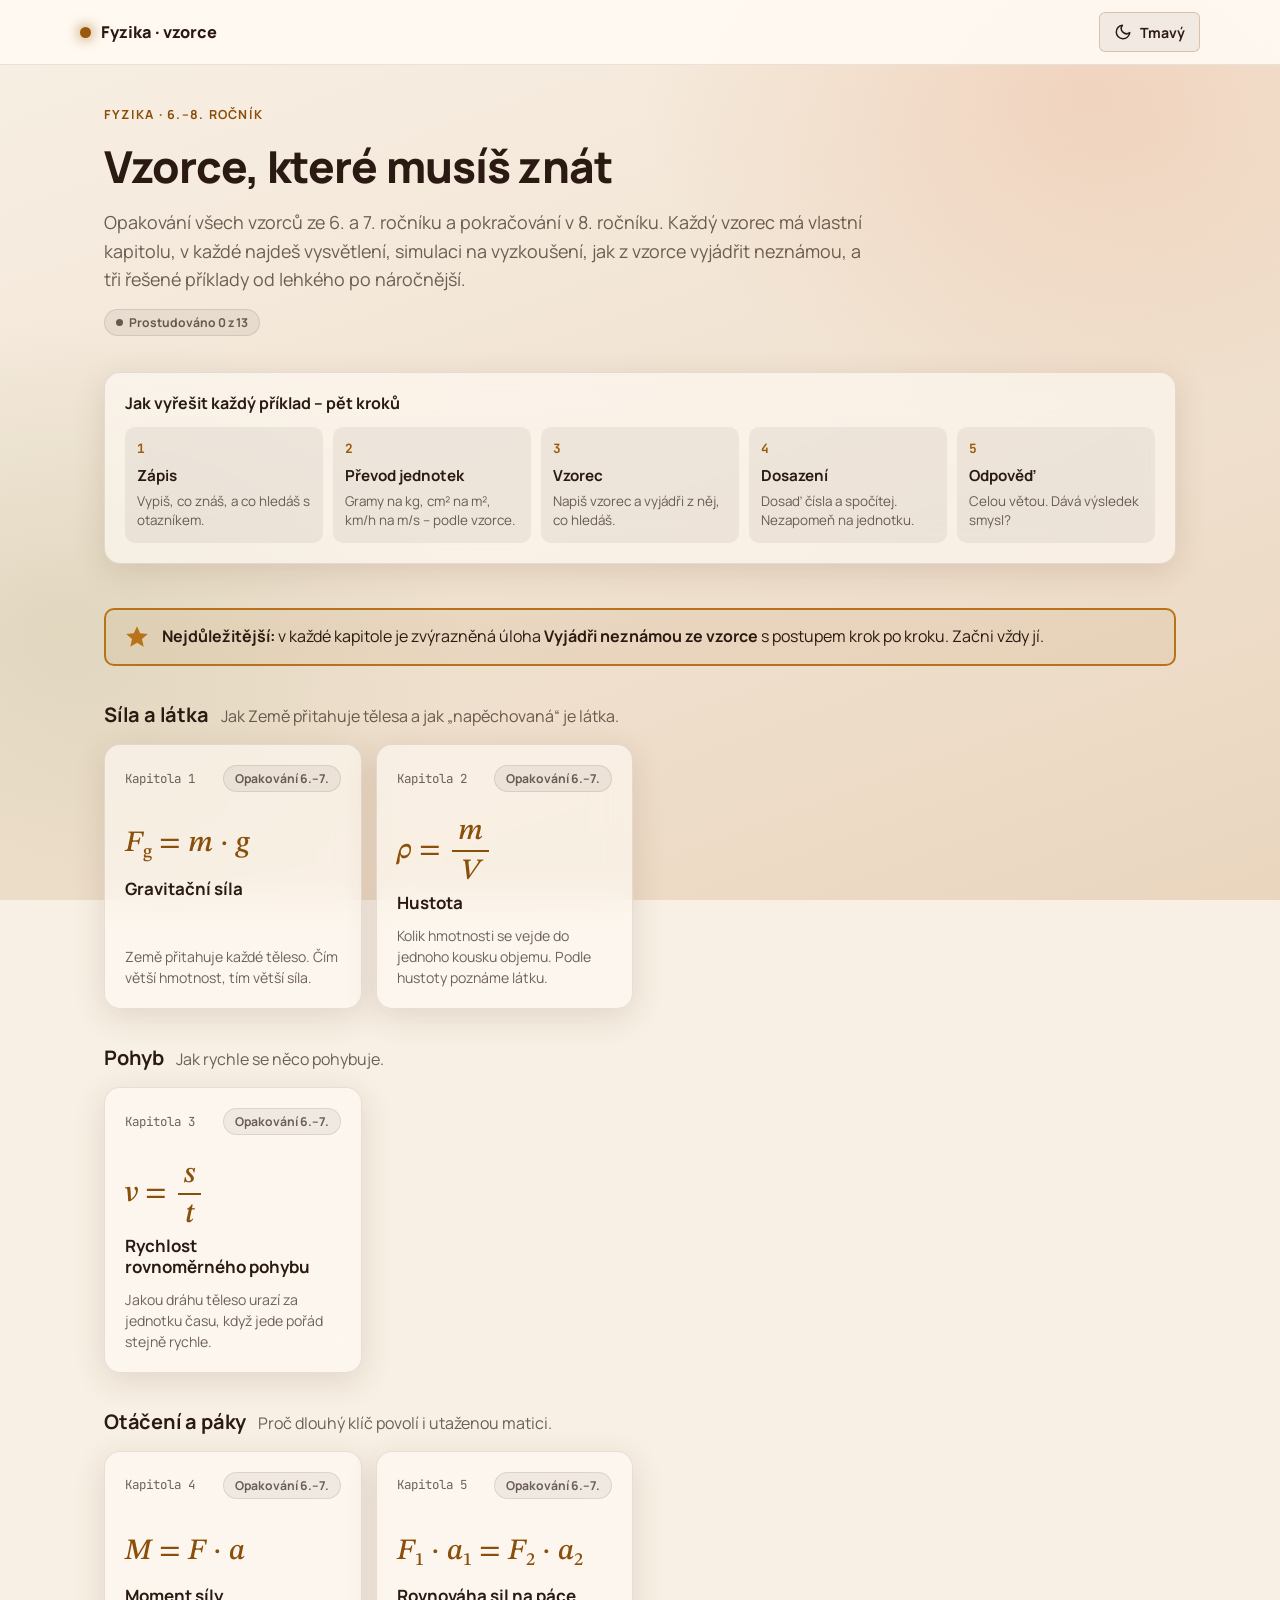
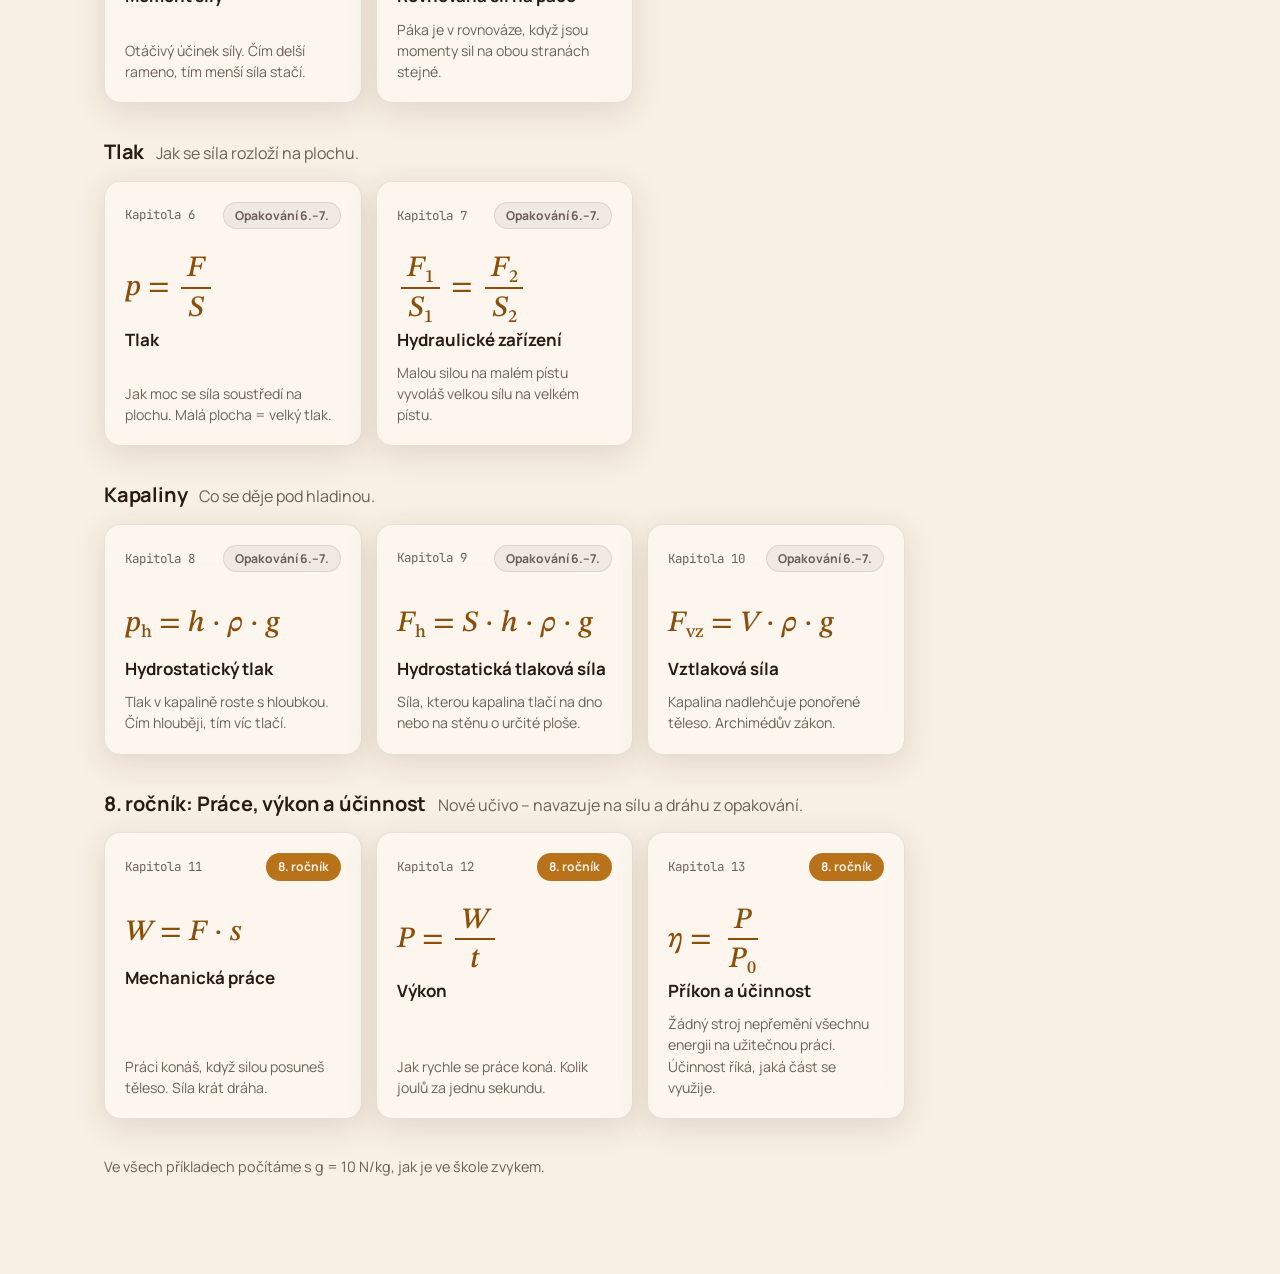
<file: index.html>
<!doctype html>
<html lang="cs">
<head>
<meta charset="utf-8">
<meta name="viewport" content="width=device-width, initial-scale=1, viewport-fit=cover">
<meta name="description" content="Opakování fyzikálních vzorců ze 6. a 7. ročníku a pokračování v 8. ročníku – teorie, simulace, vyjádření neznámé a řešené příklady.">
<meta name="theme-color" content="#1b120e">
<title>Fyzikální vzorce 6.–8. ročník</title>
<link rel="preconnect" href="https://fonts.googleapis.com">
<link rel="preconnect" href="https://fonts.gstatic.com" crossorigin>
<link href="https://fonts.googleapis.com/css2?family=Manrope:wght@400;500;600;700;800&family=JetBrains+Mono:wght@400;600&family=STIX+Two+Text:ital,wght@0,500;1,500;1,600&display=swap" rel="stylesheet">
<link rel="stylesheet" href="css/style.css">
</head>
<body>
<header class="topbar">
  <a class="brand" href="#"><span class="dot"></span><span>Fyzika · vzorce</span></a>
  <a class="iconbtn" id="homeBtn" href="#" hidden><svg viewBox="0 0 24 24"><path d="M15 18l-6-6 6-6"/></svg><span class="lbl-txt">Přehled</span></a>
  <button class="iconbtn" id="themeBtn" title="Přepnout světlý / tmavý režim" type="button" aria-label="Přepnout světlý / tmavý režim">
    <svg id="themeIcon" viewBox="0 0 24 24"></svg><span id="themeLbl" class="lbl-txt">Režim</span>
  </button>
</header>
<main class="page" id="app"></main>

<!-- Pořadí je důležité: základ → kapitoly (v pořadí, jak se zobrazí) → aplikace -->
<script src="js/zaklad.js"></script>
<script src="js/kapitoly/01-gravitacni-sila.js"></script>
<script src="js/kapitoly/02-hustota.js"></script>
<script src="js/kapitoly/03-rychlost.js"></script>
<script src="js/kapitoly/04-moment-sily.js"></script>
<script src="js/kapitoly/05-paka.js"></script>
<script src="js/kapitoly/06-tlak.js"></script>
<script src="js/kapitoly/07-hydraulika.js"></script>
<script src="js/kapitoly/08-hydrostaticky-tlak.js"></script>
<script src="js/kapitoly/09-hydrostaticka-tlakova-sila.js"></script>
<script src="js/kapitoly/10-vztlakova-sila.js"></script>
<script src="js/kapitoly/11-mechanicka-prace.js"></script>
<script src="js/kapitoly/12-vykon.js"></script>
<script src="js/kapitoly/13-prikon-a-ucinnost.js"></script>
<script src="js/app.js"></script>
</body>
</html>
</file>
<file: css/style.css>
/* Layout: horní lišta + dashboard karet podle skupin; kapitola = jeden sloupec se sekcemi Teorie → Simulace → Neznámá → Příklady.
   Tokeny vychází z Kozak Design System (tmavý = výchozí), světlý režim odvozen ze stejné podzimní palety. */
:root{
  --bg-top:#1b120e; --bg-bottom:#3a2216;
  --orb-1:rgba(193,84,46,.28); --orb-2:rgba(124,140,74,.20);
  --panel:rgba(20,13,9,.45); --panel-strong:rgba(20,13,9,.72);
  --line:rgba(232,169,74,.25); --line-soft:rgba(245,236,224,.09);
  --text:#f5ece0; --muted:rgba(245,236,224,.64);
  --amber:#e8a94a; --amber-2:#f4c873; --rust:#e2703a; --moss:#9db35c; --info:#8fc3c3; --danger:#e0705c;
  --btn:#7a3f1e; --btn-h:#9a4f26; --btn-text:#f5ece0; --chip:rgba(255,255,255,.07); --chip-h:rgba(255,255,255,.13);
  --code-bg:#0d0906; --shadow:rgba(13,9,6,.45);
  --sim-bg:rgba(13,9,6,.55); --sim-grid:rgba(245,236,224,.08);
  --water:rgba(91,138,138,.55); --water-line:#8fc3c3; --ground:#5a3a26; --snow:#e9e4dc;
  --key-bg:rgba(232,169,74,.10); --key-bd:#e8a94a;
  --succ-bg:rgba(138,154,74,.15); --succ-bd:rgba(138,154,74,.4);
  --warn-bg:rgba(217,98,43,.15); --warn-bd:rgba(217,98,43,.4);
  --info-bg:rgba(91,138,138,.15); --info-bd:rgba(91,138,138,.4);
  /* barvy materiálů v simulacích – stejné v obou režimech */
  --m-wood:#b07a45; --m-ice:#cfe7ee; --m-alu:#c8ccd0; --m-iron:#6f6a66; --m-gold:#e5b632; --m-oil:rgba(214,170,60,.6); --m-hg:rgba(190,195,200,.85); --m-alc:rgba(170,200,220,.45); --m-sea:rgba(60,120,140,.6);
  --font-ui:'Manrope',system-ui,-apple-system,'Segoe UI',sans-serif;
  --font-math:'STIX Two Text','Cambria Math',Cambria,'Times New Roman',serif;
  --font-mono:'JetBrains Mono',ui-monospace,Consolas,monospace;
  --r-sm:6px; --r-md:10px; --r-lg:16px; --r-full:9999px;
  color-scheme:dark;
}
@media (prefers-color-scheme: light){ :root:not([data-theme="dark"]){
  --bg-top:#f8f0e5; --bg-bottom:#ead6bf;
  --orb-1:rgba(226,112,58,.16); --orb-2:rgba(124,140,74,.14);
  --panel:rgba(255,250,244,.62); --panel-strong:rgba(255,250,244,.92);
  --line:rgba(168,102,26,.30); --line-soft:rgba(42,26,18,.10);
  --text:#2a1a12; --muted:rgba(42,26,18,.68);
  --amber:#9a5a0c; --amber-2:#8a4f0a; --rust:#b0441b; --moss:#4f6125; --info:#2b6565; --danger:#a52a16;
  --btn:#7a3f1e; --btn-h:#9a4f26; --btn-text:#fbf3e9; --chip:rgba(42,26,18,.06); --chip-h:rgba(42,26,18,.12);
  --code-bg:#fffaf3; --shadow:rgba(90,50,20,.14);
  --sim-bg:rgba(255,252,247,.8); --sim-grid:rgba(42,26,18,.08);
  --water:rgba(91,138,138,.35); --water-line:#2b6565; --ground:#c9a27c; --snow:#ffffff;
  --key-bg:rgba(154,90,12,.07); --key-bd:#b8721a;
  --succ-bg:rgba(124,140,74,.14); --succ-bd:rgba(79,97,37,.4);
  --warn-bg:rgba(217,98,43,.12); --warn-bd:rgba(176,68,27,.4);
  --info-bg:rgba(91,138,138,.13); --info-bd:rgba(43,101,101,.4);
  color-scheme:light;
}}
:root[data-theme="light"]{
  --bg-top:#f8f0e5; --bg-bottom:#ead6bf;
  --orb-1:rgba(226,112,58,.16); --orb-2:rgba(124,140,74,.14);
  --panel:rgba(255,250,244,.62); --panel-strong:rgba(255,250,244,.92);
  --line:rgba(168,102,26,.30); --line-soft:rgba(42,26,18,.10);
  --text:#2a1a12; --muted:rgba(42,26,18,.68);
  --amber:#9a5a0c; --amber-2:#8a4f0a; --rust:#b0441b; --moss:#4f6125; --info:#2b6565; --danger:#a52a16;
  --btn:#7a3f1e; --btn-h:#9a4f26; --btn-text:#fbf3e9; --chip:rgba(42,26,18,.06); --chip-h:rgba(42,26,18,.12);
  --code-bg:#fffaf3; --shadow:rgba(90,50,20,.14);
  --sim-bg:rgba(255,252,247,.8); --sim-grid:rgba(42,26,18,.08);
  --water:rgba(91,138,138,.35); --water-line:#2b6565; --ground:#c9a27c; --snow:#ffffff;
  --key-bg:rgba(154,90,12,.07); --key-bd:#b8721a;
  --succ-bg:rgba(124,140,74,.14); --succ-bd:rgba(79,97,37,.4);
  --warn-bg:rgba(217,98,43,.12); --warn-bd:rgba(176,68,27,.4);
  --info-bg:rgba(91,138,138,.13); --info-bd:rgba(43,101,101,.4);
  color-scheme:light;
}

*{box-sizing:border-box}
[hidden]{display:none!important}
html{scroll-behavior:smooth;scroll-padding-top:84px}
body{
  margin:0;min-height:100vh;font-family:var(--font-ui);color:var(--text);font-size:1rem;line-height:1.6;
  background:
    radial-gradient(40rem 30rem at 85% 10%, var(--orb-1), transparent 70%),
    radial-gradient(36rem 28rem at 5% 70%, var(--orb-2), transparent 70%),
    linear-gradient(160deg,var(--bg-top) 0%,var(--bg-bottom) 100%);
  background-color:var(--bg-top);
  background-attachment:fixed;
}
::selection{background:var(--amber);color:var(--bg-top)}
h1,h2,h3,h4{margin:0;text-wrap:balance;line-height:1.25}
h1{font-size:clamp(2rem,5vw,2.75rem);font-weight:800;letter-spacing:-.02em}
h2{font-size:clamp(1.5rem,3.6vw,2.1rem);font-weight:700;letter-spacing:-.01em}
h3{font-size:1.25rem;font-weight:700}
p{margin:0}
.eyebrow{font-size:.78rem;font-weight:700;letter-spacing:.1em;text-transform:uppercase;color:var(--amber-2)}
.muted{color:var(--muted)}
a{color:var(--amber)}
button{font-family:inherit}
:focus-visible{outline:2px solid var(--amber);outline-offset:2px;border-radius:4px}

/* matematika */
.f{font-family:var(--font-math);font-weight:500;white-space:nowrap}
.f i{font-style:italic}
.f sub{font-size:.62em;font-style:normal;vertical-align:-.35em;line-height:0}
.f sup{font-size:.62em;line-height:0}
.frac{display:inline-flex;flex-direction:column;align-items:center;vertical-align:middle;margin:0 .15em;line-height:1.15}
.frac>span{padding:0 .2em}
.frac>span:first-child{border-bottom:.07em solid currentColor;padding-bottom:.06em}
.frac>span:last-child{padding-top:.06em}
.u{font-style:normal}

/* top bar */
.topbar{position:sticky;top:env(safe-area-inset-top,0px);z-index:20;display:flex;align-items:center;gap:12px;
  padding:12px max(16px,calc((100vw - 1120px)/2));background:var(--panel-strong);backdrop-filter:blur(18px);-webkit-backdrop-filter:blur(18px);
  border-bottom:1px solid var(--line-soft)}
.brand{display:flex;align-items:center;gap:10px;font-weight:800;font-size:1.02rem;color:var(--text);text-decoration:none;margin-right:auto;min-width:0}
.brand .dot{width:11px;height:11px;border-radius:50%;background:var(--amber);box-shadow:0 0 14px var(--amber);flex-shrink:0}
.brand span:last-child{white-space:nowrap;overflow:hidden;text-overflow:ellipsis}
.iconbtn{display:inline-flex;align-items:center;gap:8px;height:40px;padding:0 14px;border-radius:var(--r-sm);border:1px solid var(--line);
  background:var(--chip);color:var(--text);font-weight:700;font-size:.88rem;cursor:pointer;transition:background .2s;text-decoration:none}
.iconbtn:hover{background:var(--chip-h)}
.iconbtn svg{width:18px;height:18px;fill:none;stroke:currentColor;stroke-width:2;stroke-linecap:round;stroke-linejoin:round}

.page{max-width:1120px;margin:0 auto;padding-block:40px 96px;padding-inline:16px}
@media (min-width:700px){.page{padding-inline:24px}}

.glass{background:var(--panel);backdrop-filter:blur(18px);-webkit-backdrop-filter:blur(18px);border:1px solid var(--line-soft);
  border-radius:var(--r-lg);box-shadow:0 8px 32px var(--shadow)}

/* dashboard */
.hero{display:grid;gap:14px;max-width:760px;margin-bottom:36px}
.hero .lead{font-size:1.12rem;color:var(--muted)}
.steps{display:grid;grid-template-columns:repeat(5,1fr);gap:10px;padding:20px;margin-bottom:44px}
.steps h3{grid-column:1/-1;font-size:1rem;margin-bottom:4px}
.step{display:grid;gap:4px;padding:12px;border-radius:var(--r-md);background:var(--chip);min-width:0}
.step b{font-family:var(--font-mono);color:var(--amber);font-size:.8rem}
.step strong{font-size:.95rem}
.step span{font-size:.84rem;color:var(--muted);line-height:1.45}
@media (max-width:860px){.steps{grid-template-columns:1fr 1fr}}
@media (max-width:480px){.steps{grid-template-columns:1fr}}

.group{margin-bottom:36px}
.group-head{display:flex;align-items:baseline;gap:12px;flex-wrap:wrap;margin-bottom:14px}
.group-head h2{font-size:1.25rem}
.cards{display:grid;grid-template-columns:repeat(auto-fill,minmax(250px,1fr));gap:14px}
.card{display:grid;grid-template-rows:auto 1fr auto;gap:12px;padding:20px;text-decoration:none;color:var(--text);
  transition:transform .2s,border-color .2s,background .2s;min-width:0}
.card:hover{transform:translateY(-3px);border-color:var(--line)}
.card .top{display:flex;justify-content:space-between;align-items:center;gap:8px}
.card .num{font-family:var(--font-mono);font-size:.78rem;color:var(--muted)}
.card .formula{font-size:1.85rem;color:var(--amber-2);padding:10px 0 4px;min-height:74px;display:flex;align-items:center}
.card h3{font-size:1.06rem}
.card p{font-size:.88rem;color:var(--muted);line-height:1.5}

.badge{display:inline-flex;align-items:center;gap:6px;font-size:.76rem;font-weight:700;padding:3px 11px;border-radius:var(--r-full);border:1px solid transparent;white-space:nowrap}
.badge .d{width:7px;height:7px;border-radius:50%;background:currentColor}
.b-succ{background:var(--succ-bg);border-color:var(--succ-bd);color:var(--moss)}
.b-warn{background:var(--warn-bg);border-color:var(--warn-bd);color:var(--rust)}
.b-info{background:var(--info-bg);border-color:var(--info-bd);color:var(--info)}
.b-muted{background:var(--chip);border-color:var(--line-soft);color:var(--muted)}

/* kapitola */
.ch-head{display:grid;grid-template-columns:minmax(0,1fr) auto;gap:20px 28px;align-items:center;padding:28px;margin-bottom:16px}
.ch-head .big{font-size:clamp(2.2rem,6vw,3.4rem);color:var(--amber-2);padding:8px 20px;border-radius:var(--r-md);background:var(--code-bg);border:1px solid var(--line)}
.ch-head .meta{display:grid;gap:10px;min-width:0}
@media (max-width:700px){.ch-head{grid-template-columns:1fr;padding:20px}.ch-head .big{justify-self:start;max-width:100%;overflow-x:auto}}
.subnav{position:sticky;top:calc(env(safe-area-inset-top,0px) + 64px);z-index:10;display:flex;gap:6px;flex-wrap:nowrap;overflow-x:auto;padding:8px;margin-bottom:28px}
.subnav a{white-space:nowrap;flex-shrink:0;padding:7px 14px;border-radius:var(--r-sm);color:var(--muted);text-decoration:none;font-weight:700;font-size:.88rem}
.subnav a:hover{color:var(--text);background:var(--chip)}
.sec{padding:28px;margin-bottom:22px;display:grid;gap:18px}
@media (max-width:600px){.sec{padding:18px}}
.sec-title{display:flex;align-items:baseline;gap:12px;flex-wrap:wrap}
.prose{display:grid;gap:12px;max-width:68ch;font-size:1.05rem}
.prose strong{color:var(--amber-2)}
.two{display:grid;grid-template-columns:minmax(0,1.1fr) minmax(0,1fr);gap:18px}
@media (max-width:820px){.two{grid-template-columns:1fr}}
.box{padding:16px 18px;border-radius:var(--r-md);background:var(--chip);border:1px solid var(--line-soft);display:grid;gap:8px;min-width:0}
.box h4{font-size:.8rem;letter-spacing:.09em;text-transform:uppercase;color:var(--amber-2)}
.box ul{margin:0;padding-left:1.15em;display:grid;gap:6px}
.tbl-wrap{overflow-x:auto}
table.sym{border-collapse:collapse;width:100%;font-size:.95rem}
.sym th{text-align:left;font-size:.75rem;letter-spacing:.08em;text-transform:uppercase;color:var(--muted);font-weight:700;padding:6px 10px;border-bottom:1px solid var(--line-soft)}
.sym td{padding:8px 10px;border-bottom:1px solid var(--line-soft)}
.sym td:first-child{font-size:1.2rem;color:var(--amber-2);width:64px}
.sym td:last-child{font-family:var(--font-mono);font-size:.86rem;white-space:nowrap}
.callout{display:flex;gap:12px;padding:14px 16px;border-radius:var(--r-md);background:var(--info-bg);border:1px solid var(--info-bd);font-size:.97rem}
.callout svg{width:20px;height:20px;flex-shrink:0;margin-top:3px;fill:none;stroke:var(--info);stroke-width:2}

/* simulace */
.sim{display:grid;grid-template-columns:minmax(0,1fr) 300px;grid-template-areas:"stage ctrls" "readout ctrls";gap:14px 18px;align-items:start}
.sim>.stage{grid-area:stage;min-width:0}.sim>.ctrls{grid-area:ctrls}.sim>.readout{grid-area:readout;min-width:0}
@media (max-width:900px){.sim{grid-template-columns:1fr;grid-template-areas:"stage" "ctrls" "readout"}}
.stage{background:var(--sim-bg);border:1px solid var(--line);border-radius:var(--r-md);overflow:hidden}
.stage svg{display:block;width:100%;height:auto}
.stage svg text{font-family:var(--font-ui);fill:var(--text);font-size:14px}
.stage svg .t-m{fill:var(--muted);font-size:12px}
.stage svg .t-f{font-family:var(--font-math);font-style:italic;font-size:18px}
.stage svg .t-a{fill:var(--amber-2);font-weight:700}
.stage svg .t-r{fill:var(--rust);font-weight:700}
.stage svg .t-i{fill:var(--info);font-weight:700}
.ctrls{display:grid;gap:16px;padding:18px}
.ctl{display:grid;gap:6px}
.ctl label,.ctl .lbl{display:flex;justify-content:space-between;gap:10px;font-weight:700;font-size:.9rem}
.ctl output{font-family:var(--font-mono);color:var(--amber-2);font-size:.86rem;white-space:nowrap}
input[type=range]{width:100%;accent-color:var(--amber);height:24px;cursor:pointer}
.seg{display:flex;flex-wrap:wrap;gap:6px}
.seg button{padding:6px 11px;border-radius:var(--r-sm);border:1px solid var(--line-soft);background:var(--chip);color:var(--text);font-weight:600;font-size:.84rem;cursor:pointer}
.seg button[aria-pressed="true"]{background:var(--btn);color:var(--btn-text);border-color:transparent}
.btn{display:inline-flex;align-items:center;justify-content:center;gap:8px;padding:10px 18px;border-radius:var(--r-sm);border:none;cursor:pointer;
  font-weight:700;font-size:.9rem;background:var(--btn);color:var(--btn-text);transition:background .2s,transform .1s}
.btn:hover{background:var(--btn-h)}
.btn:active{transform:scale(.97)}
.btn.sec-b{background:var(--chip);color:var(--text);border:1px solid var(--line)}
.btn.sec-b:hover{background:var(--chip-h)}
.readout{padding:16px 18px;border-radius:var(--r-md);background:var(--code-bg);border:1px solid var(--line);display:grid;gap:8px;font-size:1.05rem;overflow-x:auto}
.readout .f{font-size:1.2rem}
.readout .note{font-size:.9rem;color:var(--muted);font-family:var(--font-ui)}

/* vyjádření neznámé */
.rearr{display:grid;gap:14px}
.chips{display:flex;flex-wrap:wrap;gap:8px;align-items:center}
.chips button{min-width:52px;padding:8px 14px;border-radius:var(--r-sm);border:1px solid var(--line);background:var(--chip);color:var(--text);cursor:pointer;font-size:1.25rem}
.chips button[aria-pressed="true"]{background:var(--btn);color:var(--btn-text);border-color:transparent}
.rearr-out{padding:18px 20px;border-radius:var(--r-md);background:var(--code-bg);border:1px solid var(--line);display:grid;gap:8px}
.rearr-out .f{font-size:1.8rem;color:var(--amber-2);overflow-x:auto}
.rearr-out p{color:var(--muted);font-size:.95rem}

/* příklady */
.examples{display:grid;gap:16px}
.ex{padding:20px 22px;border-radius:var(--r-md);background:var(--chip);border:1px solid var(--line-soft);display:grid;gap:14px}
.ex-head{display:flex;align-items:center;gap:10px;flex-wrap:wrap}
.ex-head h3{font-size:1.05rem;margin-right:auto}
.ex .task{font-size:1.06rem;max-width:72ch}
.ex ol{list-style:none;margin:0;padding:0;display:grid;gap:10px}
.ex li{display:grid;grid-template-columns:118px minmax(0,1fr);gap:12px;padding:12px 14px;border-radius:var(--r-sm);background:var(--panel);border:1px solid var(--line-soft);animation:pop .3s ease}
.ex li .k{font-size:.74rem;font-weight:700;letter-spacing:.08em;text-transform:uppercase;color:var(--amber-2);padding-top:4px}
.ex li .v{min-width:0;overflow-x:auto;line-height:1.7}
.ex li .v .f{font-size:1.15rem}
.ex li.ans{background:var(--succ-bg);border-color:var(--succ-bd)}
.ex li.ans .k{color:var(--moss)}
.ex .actions{display:flex;gap:8px;flex-wrap:wrap}
.zapis{display:flex;flex-wrap:wrap;gap:6px 22px}
.zapis .f{font-size:1.12rem}
@media (max-width:560px){.ex li{grid-template-columns:1fr;gap:4px}.ex{padding:16px}}
/* zvýrazněná úloha na vyjádření neznámé */
.ex-key{background:var(--key-bg);border:2px solid var(--key-bd);box-shadow:0 0 0 5px var(--key-bg),0 10px 30px var(--shadow);padding:24px}
.ex-key .ex-head h3{font-size:1.25rem}
.ex-key .star{width:26px;height:26px;flex-shrink:0;fill:var(--key-bd)}
.b-key{background:var(--key-bd);color:var(--bg-top);border-color:transparent}
.ex-key .rule{display:grid;gap:4px;padding:12px 14px;border-radius:var(--r-sm);border:1px dashed var(--key-bd);font-size:.97rem}
.ex-key .rule strong{color:var(--amber-2)}
.der{display:flex;align-items:center;gap:18px;flex-wrap:wrap}
.der .f{font-size:1.35rem}
.der .op{font-family:var(--font-math);font-size:1.15rem;color:var(--rust);font-weight:600;padding:2px 10px;border-radius:var(--r-sm);background:var(--warn-bg);border:1px solid var(--warn-bd)}
.why{color:var(--muted);font-size:.95rem;margin-top:4px}
.ex li.fin{border-color:var(--key-bd)}
.ex li.fin .der .f{color:var(--amber-2);font-size:1.5rem}
.cx{text-decoration:line-through;text-decoration-color:var(--rust);text-decoration-thickness:2px;opacity:.75}
.ex li.ans .v .f{font-size:1.3rem}
.key-note{display:flex;gap:12px;align-items:center;padding:14px 18px;margin-bottom:36px;border-radius:var(--r-md);background:var(--key-bg);border:2px solid var(--key-bd)}
.key-note svg{width:26px;height:26px;flex-shrink:0;fill:var(--key-bd)}
/* ---------- responzivita ---------- */
@media (max-width:700px){
  html{scroll-padding-top:70px}
  .topbar{gap:8px;padding-block:10px}
  .iconbtn{height:40px;padding:0 11px}
  .subnav{position:static;margin-bottom:18px}
  .ch-head .big{font-size:2rem;padding:6px 14px}
  .prose{font-size:1rem}
  .sec{gap:14px}
  .sec-title{gap:4px 12px}
  .readout .f{font-size:1.05rem}
  .readout{padding:12px 14px}
  .rearr-out .f{font-size:1.45rem}
  .der{gap:10px}
  .der .f{font-size:1.18rem}
  .ex li.fin .der .f{font-size:1.3rem}
  .ex-key{padding:16px;box-shadow:0 0 0 3px var(--key-bg)}
  .ex .actions .btn{flex:1 1 auto}
  .card .formula{font-size:1.6rem;min-height:60px}
  .group-head{gap:2px 12px}
  .ch-foot{flex-direction:column}
  .ch-foot>div{display:grid!important;grid-template-columns:1fr}
  .ch-foot .iconbtn{justify-content:center}
  /* větší písmo v simulacích – SVG se na telefonu zmenší asi na polovinu */
  .stage svg text{font-size:19px}
  .stage svg .t-m{font-size:16px}
  .stage svg .t-f{font-size:22px}
}
@media (max-width:480px){
  .iconbtn .lbl-txt{display:none}
  .brand{font-size:.95rem}
  .page{padding-block:24px 64px}
  h1{font-size:1.75rem}
  .ch-head{padding:16px}
  .sec{padding:16px}
  .box{padding:14px}
  .ctrls{padding:14px;gap:14px}
  .steps{padding:14px}
  .seg button{padding:8px 11px}
  table.sym{font-size:.9rem}
  .sym td{padding:7px 6px}
  .sym td:last-child{white-space:normal}
}
@media (pointer:coarse){
  input[type=range]{height:34px}
  .seg button,.chips button{min-height:40px}
}
@keyframes pop{from{opacity:.2;transform:translateY(6px)}to{opacity:1;transform:none}}

.ch-foot{display:flex;justify-content:space-between;gap:12px;flex-wrap:wrap;margin-top:28px}
.done-toggle{display:flex;align-items:center;gap:10px;font-weight:700;cursor:pointer}
.done-toggle input{width:20px;height:20px;accent-color:var(--moss)}

.spin{transform-box:fill-box;transform-origin:center;animation:spin 1.6s linear infinite}
@keyframes spin{to{transform:rotate(-360deg)}}
@media (prefers-reduced-motion:reduce){*{animation:none!important;transition:none!important;scroll-behavior:auto!important}}
</file>
